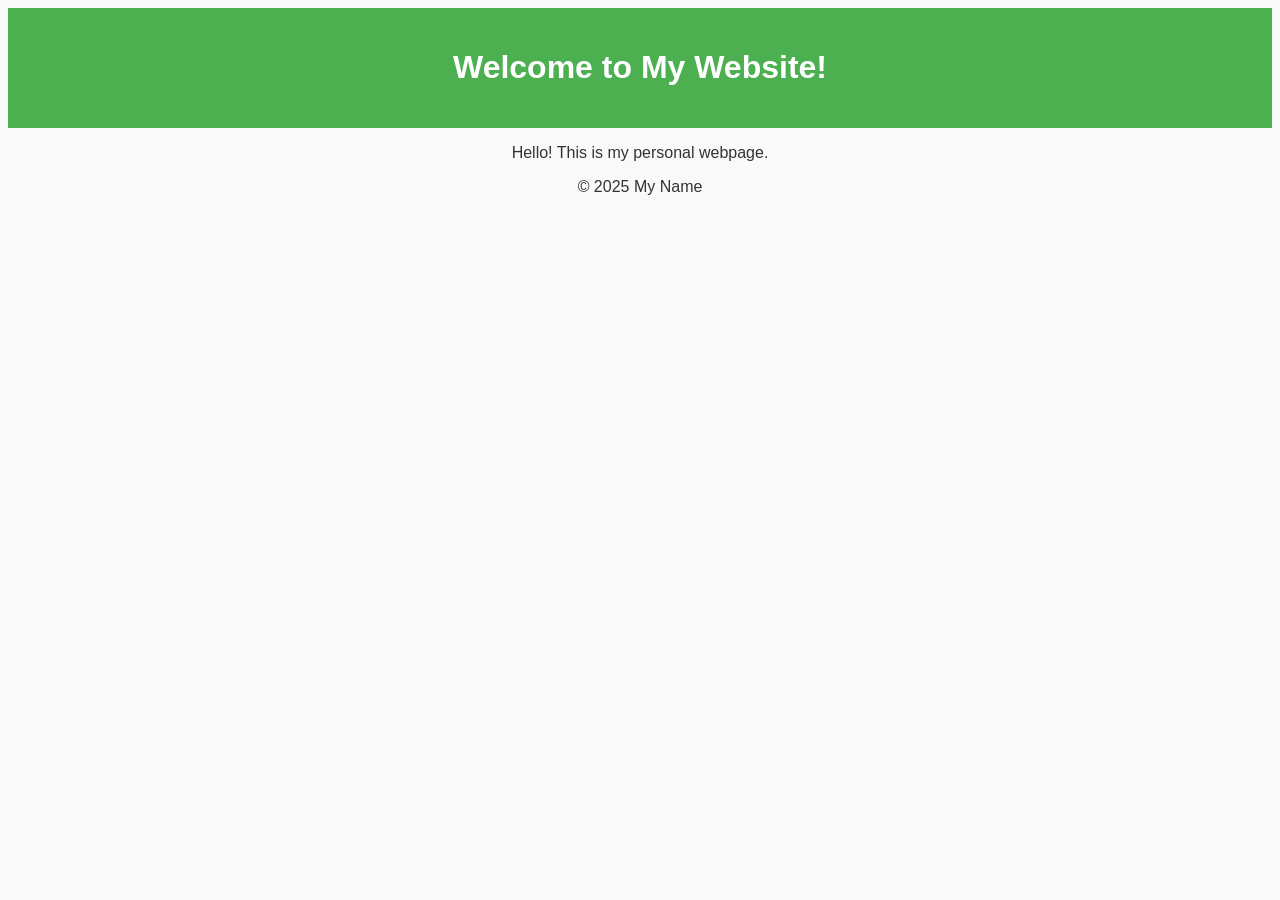
<file: index.html>
<!DOCTYPE html>
<html lang="en">
<head>
    <meta charset="UTF-8">
    <title>My Personal Website</title>
    <link rel="stylesheet" href="style.css">
</head>
<body>
    <header>
        <h1>Welcome to My Website!</h1>
    </header>

    <main>
        <p>Hello! This is my personal webpage.</p>
    </main>

    <footer>
        <p>© 2025 My Name</p>
    </footer>
</body>
</html>
</file>
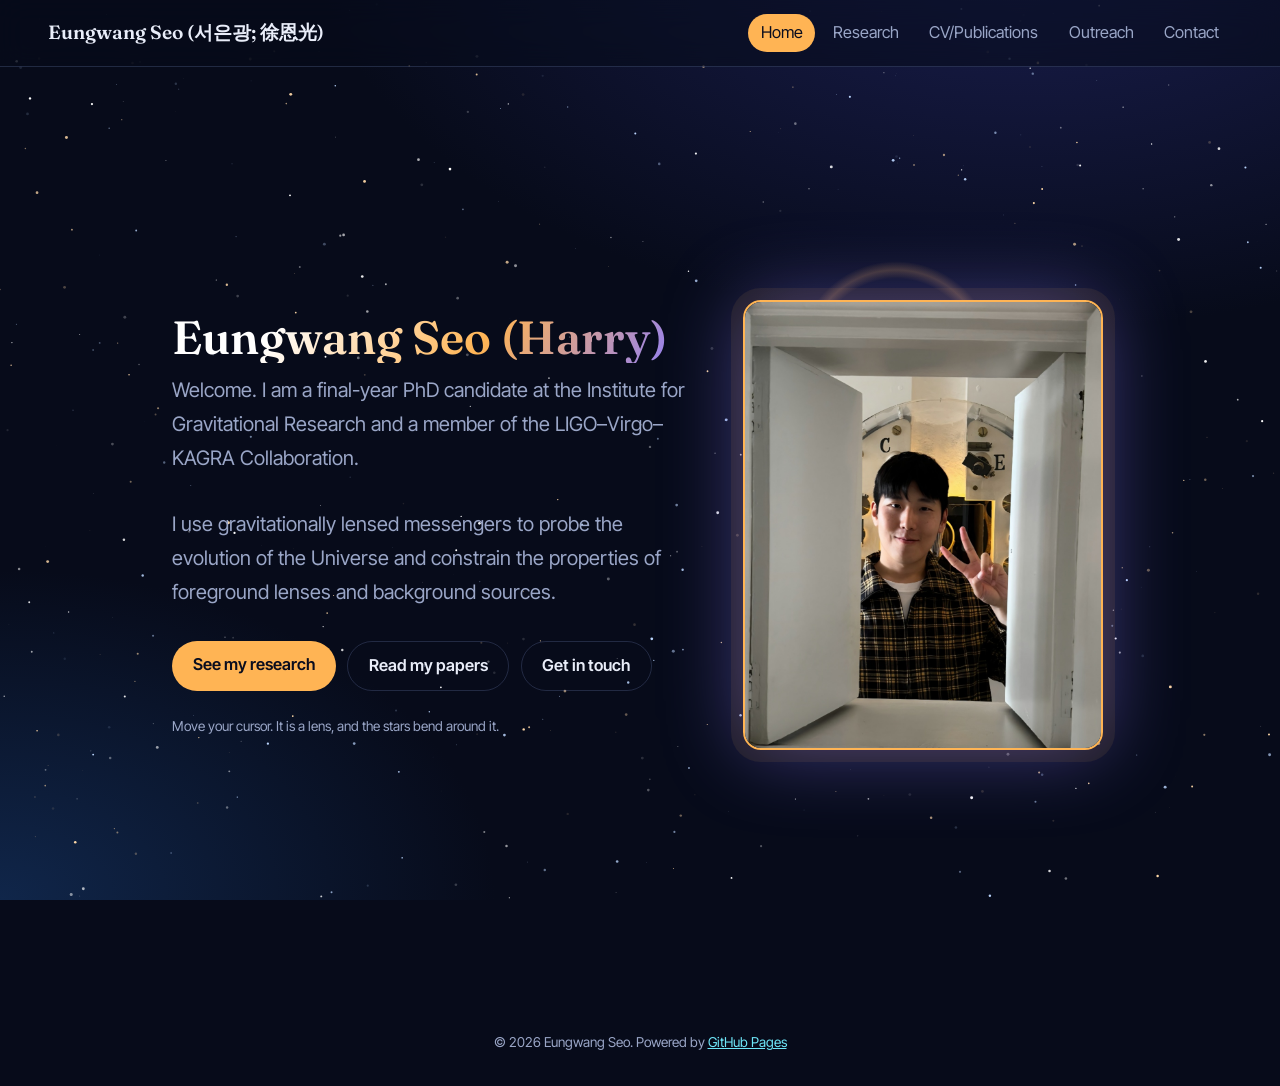
<file: docs/index.html>
<!DOCTYPE html><html lang="en"><head><meta charset="UTF-8"><meta name="viewport" content="width=device-width,initial-scale=1"><title>Welcome home | Eungwang Seo </title>
<link rel="preconnect" href="https://fonts.googleapis.com"><link rel="stylesheet" href="https://fonts.googleapis.com/css2?family=Fraunces:wght@600&family=Inter+Tight:wght@400;600&display=swap"><link rel="stylesheet" href="style.css"></head>
<body data-lens="pointer"><main>
<section class="hero">
  <div><h1 style="font-size: 2.85em;">Eungwang Seo (Harry)</h1>
    <p class="lead">Welcome. I am a final-year PhD candidate at the Institute for Gravitational Research and a member of the LIGO–Virgo–KAGRA Collaboration.</p> 
    <p class="lead">I use gravitationally lensed messengers to probe the evolution of the Universe and constrain the properties of foreground lenses and background sources.</p>
  <div class="btns"><a class="btn" href="research.html">See my research</a><a class="btn ghost" href="publications.html">Read my papers</a><a class="btn ghost" href="contact.html">Get in touch</a></div>
    <p class="hint">Move your cursor. It is a lens, and the stars bend around it.</p></div>
  <img class="photo" src="profile_photo.jpg" alt="Eungwang Seo"></section>
</main><script src="script.js"></script></body></html>
</file>
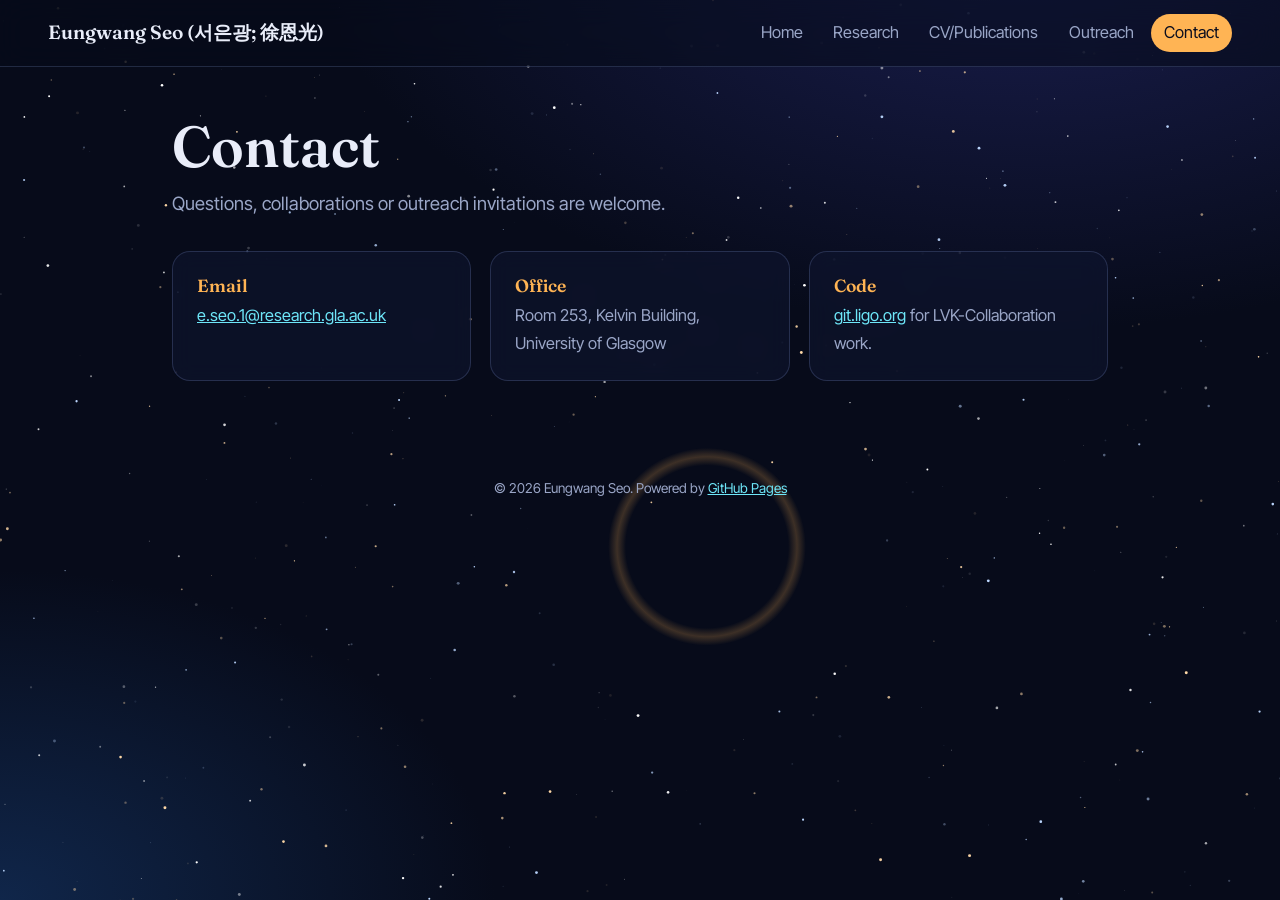
<file: docs/contact.html>
<!DOCTYPE html><html lang="en"><head><meta charset="UTF-8"><meta name="viewport" content="width=device-width,initial-scale=1"><title>Contact | Eungwang Seo</title>
<link rel="preconnect" href="https://fonts.googleapis.com"><link rel="stylesheet" href="https://fonts.googleapis.com/css2?family=Fraunces:wght@600&family=Inter+Tight:wght@400;600&display=swap"><link rel="stylesheet" href="style.css"></head>
<body ><main>
<h1>Contact</h1><p class="lead">Questions, collaborations or outreach invitations are welcome.</p>
  <div class="grid">
    <div class="card"><h3>Email</h3>
    <p><a href="mailto:e.seo.1@research.gla.ac.uk">e.seo.1@research.gla.ac.uk</a></p></div>
    <div class="card"><h3>Office</h3><p>Room 253, Kelvin Building, University of Glasgow</p></div>
    <div class="card"><h3>Code</h3><p><a href="https://git.ligo.org/eungwang.seo" target="_blank" rel="noopener">git.ligo.org</a> for LVK-Collaboration work.</p></div>
  </div>
</main><script src="script.js"></script></body></html>


<!--<div class="card"><h3>Code</h3><p><a href="https://github.com/Eungwang-astro" target="_blank" rel="noopener">GitHub</a> for public repositories, <a href="https://git.ligo.org/eungwang.seo" target="_blank" rel="noopener">git.ligo.org</a> for LVK-internal work.</p></div></div>-->
</file>
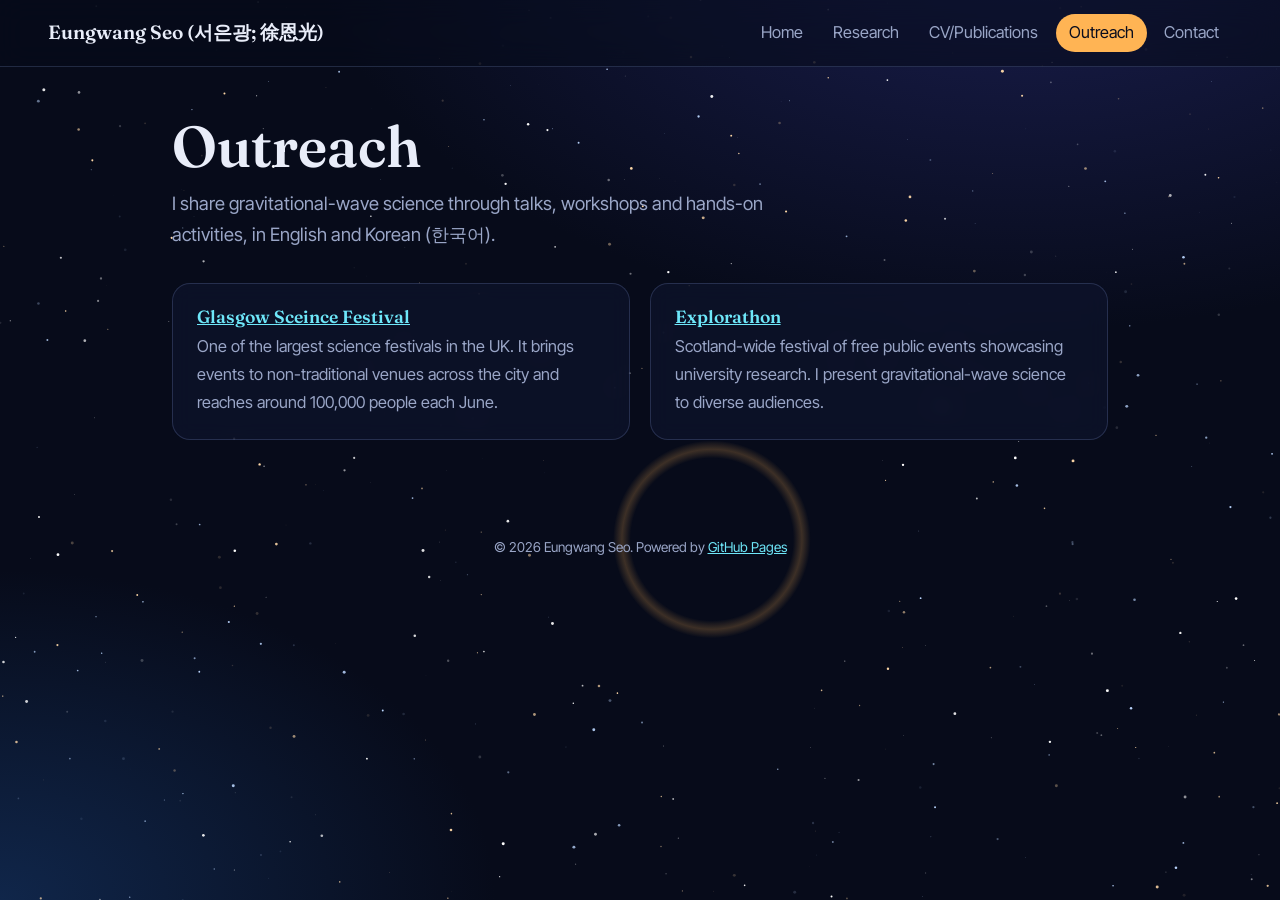
<file: docs/outreach.html>
<!DOCTYPE html><html lang="en"><head><meta charset="UTF-8"><meta name="viewport" content="width=device-width,initial-scale=1"><title>Outreach | Eungwang Seo</title>
<link rel="preconnect" href="https://fonts.googleapis.com"><link rel="stylesheet" href="https://fonts.googleapis.com/css2?family=Fraunces:wght@600&family=Inter+Tight:wght@400;600&display=swap"><link rel="stylesheet" href="style.css"></head>
<body ><main>
<h1>Outreach</h1><p class="lead">I share gravitational-wave science through talks, workshops and hands-on activities, in English and Korean (한국어).</p><div class="grid"><div class="card"><h3><a href=https://www.gla.ac.uk/events/sciencefestival/ target="_blank" rel="noopener noreferrer">Glasgow Sceince Festival</a></h3><p>One of the largest science festivals in the UK. It brings events to non-traditional venues across the city and reaches around 100,000 people each June.</p></div><div class="card"><h3><a href=https://www.gla.ac.uk/myglasgow/publicengagement/explorathon%202025/ target="_blank" rel="noopener noreferrer">Explorathon</a></h3><p>Scotland-wide festival of free public events showcasing university research. I present gravitational-wave science to diverse audiences.</p></div></div>
</main><script src="script.js"></script></body></html>
</file>
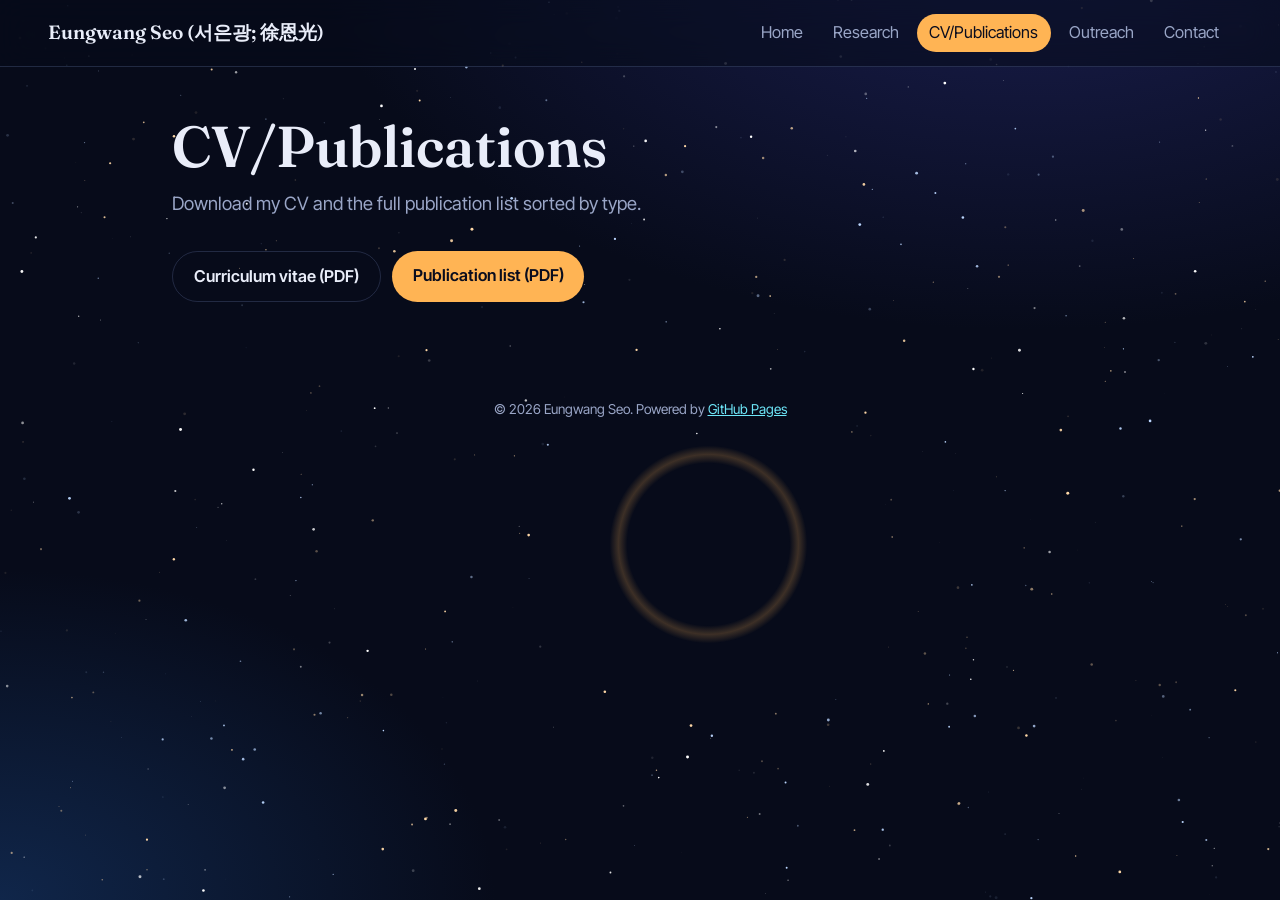
<file: docs/publications.html>
<!DOCTYPE html><html lang="en"><head><meta charset="UTF-8"><meta name="viewport" content="width=device-width,initial-scale=1"><title>Publications | Eungwang Seo</title>
<link rel="preconnect" href="https://fonts.googleapis.com"><link rel="stylesheet" href="https://fonts.googleapis.com/css2?family=Fraunces:wght@600&family=Inter+Tight:wght@400;600&display=swap"><link rel="stylesheet" href="style.css"></head>
<body ><main>
<h1>CV/Publications </h1><p class="lead">Download my CV and the full publication list sorted by type.</p>
  <div class="btns">
    <a class="btn ghost"
     href="https://github.com/Eungwang-astro/seo.github.io/tree/main/docs/Curriculum_Vitae_2026.pdf"
     download="Curriculum_Vitae_2026.pdf">
    Curriculum vitae (PDF)
    </a>
    
    <a class="btn"
       href="https://github.com/Eungwang-astro/seo.github.io/tree/main/docs/Curriculum_Vitae_2026.pdfPublication_list_by_type_2026.pdf"
       download="Publication_list_by_type_2026.pdf">
      Publication list (PDF)
    </a>
  </div>
</main><script src="script.js"></script></body></html>
</file>
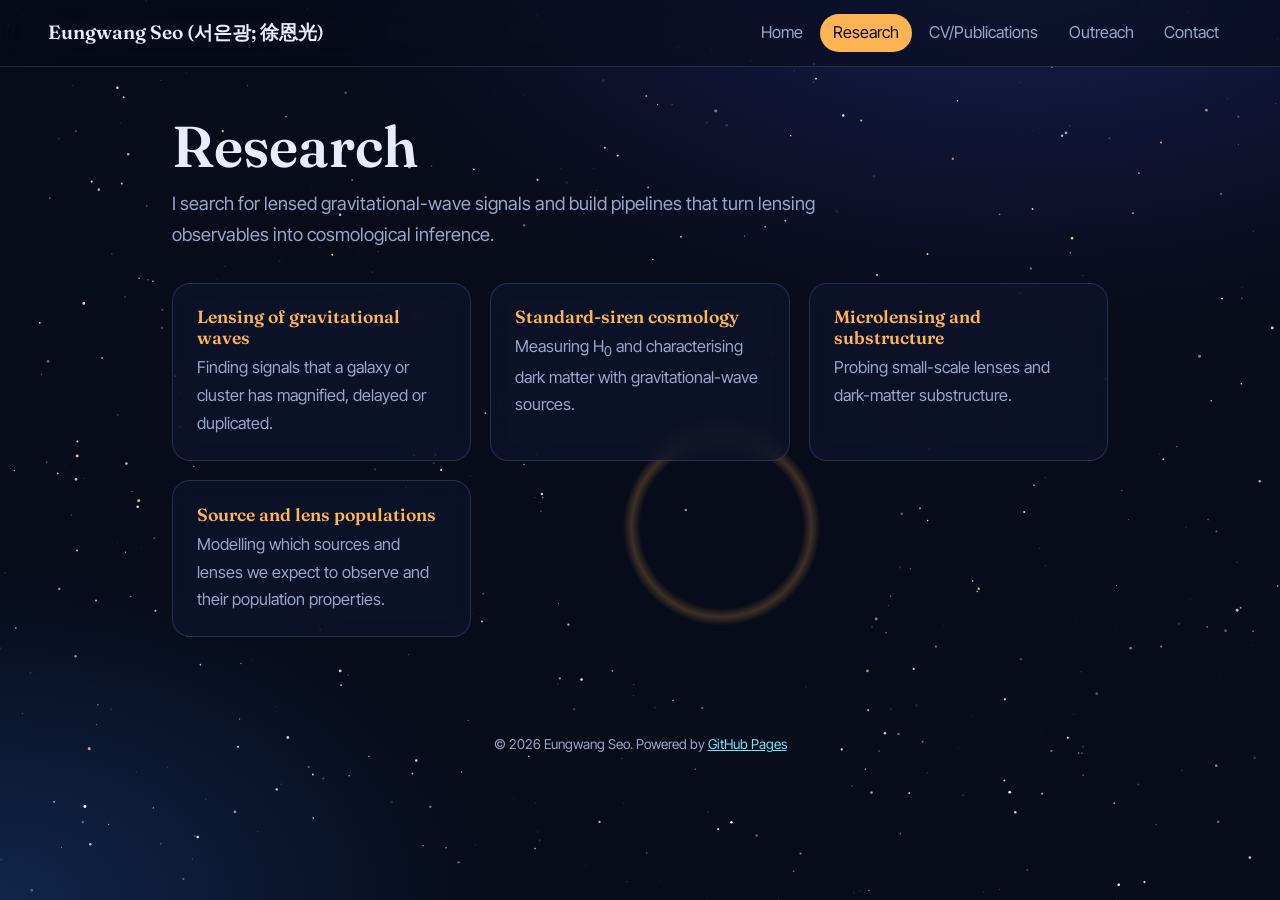
<file: docs/research.html>
<!DOCTYPE html><html lang="en"><head><meta charset="UTF-8"><meta name="viewport" content="width=device-width,initial-scale=1"><title>Research | Eungwang Seo</title>
<link rel="preconnect" href="https://fonts.googleapis.com"><link rel="stylesheet" href="https://fonts.googleapis.com/css2?family=Fraunces:wght@600&family=Inter+Tight:wght@400;600&display=swap"><link rel="stylesheet" href="style.css"></head>
<body ><main>
<h1>Research</h1><p class="lead">I search for lensed gravitational-wave signals and build pipelines that turn lensing observables into cosmological inference.</p>
<div class="grid">
  <div class="card"><h3>Lensing of gravitational waves</h3>
    <p>Finding signals that a galaxy or cluster has magnified, delayed or duplicated.</p></div>
  <div class="card"><h3>Standard-siren cosmology</h3>
    <p>Measuring H<sub>0</sub> and characterising dark matter with gravitational-wave sources.</p></div>
  <div class="card"><h3>Microlensing and substructure</h3>
    <p>Probing small-scale lenses and dark-matter substructure.</p></div>
  <div class="card"><h3>Source and lens populations</h3><p>Modelling which sources and lenses we expect to observe and their population properties.</p></div>
</div>
</main><script src="script.js"></script></body></html>
</file>
<file: style.css>
body {
    font-family: Arial, sans-serif;
    text-align: center;
    background-color: #f9f9f9;
    color: #333;
}

header {
    background-color: #4CAF50;
    color: white;
    padding: 20px 0;
}
</file>
<file: docs/style.css>
:root{--bg:#070b1a;--ink:#e9edf9;--mute:#9aa6c7;--amber:#ffb454;--cyan:#6ee7f9;--violet:#8b7cff;--glass:rgba(16,22,48,.62);--line:rgba(160,180,255,.18)}
*{box-sizing:border-box;margin:0;padding:0}
html{scroll-behavior:smooth}
body{background:radial-gradient(1200px 700px at 80% -10%,#1b1f52 0,transparent 60%),radial-gradient(900px 600px at 0 100%,#10264a 0,transparent 55%),var(--bg);background-attachment:fixed;color:var(--ink);font:400 1.02rem/1.7 "Inter Tight",system-ui,sans-serif;min-height:100vh}
#sky{position:fixed;inset:0;z-index:0;pointer-events:none}
.bar,main,footer{position:relative;z-index:1}
.bar{position:sticky;top:0;display:flex;justify-content:space-between;align-items:center;flex-wrap:wrap;gap:.6rem;padding:.9rem clamp(1rem,4vw,3rem);background:rgba(7,11,26,.55);backdrop-filter:blur(14px);border-bottom:1px solid var(--line);z-index:5}
.brand{font:600 1.2rem Fraunces,serif;color:var(--ink);text-decoration:none}
nav{display:flex;gap:.3rem;flex-wrap:wrap}
nav a{color:var(--mute);text-decoration:none;padding:.3rem .8rem;border-radius:99px;transition:.2s}
nav a:hover{color:var(--ink);background:rgba(139,124,255,.18)}
nav a[aria-current]{color:#0a0d1e;background:var(--amber)}
a:focus-visible{outline:2px solid var(--cyan);outline-offset:3px}
main{max-width:1000px;margin:0 auto;padding:3rem clamp(1rem,4vw,2rem) 4rem}
h1{font:600 clamp(2.2rem,6vw,3.6rem)/1.1 Fraunces,serif;margin-bottom:.6rem}
h2{font:600 1.5rem Fraunces,serif;margin-bottom:.4rem}
h3{font:600 1.1rem Fraunces,serif;color:var(--amber)}
.lead{color:var(--mute);font-size:1.15rem;max-width:60ch;margin-bottom:2rem}
a{color:var(--cyan)}
.hero{min-height:calc(100vh - 5rem);display:grid;grid-template-columns:1.4fr 1fr;gap:3rem;align-items:center}
.hero h1{font-size:clamp(3rem,9vw,6rem);background:linear-gradient(120deg,#fff 20%,var(--amber) 60%,var(--violet));-webkit-background-clip:text;background-clip:text;color:transparent}
.hero .lead{font-size:1.25rem}
.hint{color:var(--mute);font-size:.85rem;margin-top:1.5rem}
.photo{
  justify-self:center;
  width:min(360px,70vw);
  aspect-ratio:4/5;
  border-radius:18px;
  object-fit:cover;
  object-position:center 25%;
  border:2px solid var(--amber);
  box-shadow:0 0 0 12px rgba(255,180,84,.08),0 0 80px rgba(139,124,255,.45)
}
/*
.photo{justify-self:center;width:min(300px,70vw);aspect-ratio:1;border-radius:50%;object-fit:cover;object-position:top;border:2px solid var(--amber);box-shadow:0 0 0 12px rgba(255,180,84,.08),0 0 80px rgba(139,124,255,.45)}
*/
.btns{display:flex;gap:.7rem;flex-wrap:wrap}
.btn{display:inline-block;padding:.65rem 1.3rem;border-radius:99px;text-decoration:none;font-weight:600;background:var(--amber);color:#0a0d1e;transition:transform .2s,box-shadow .2s}
.btn:hover{transform:translateY(-2px);box-shadow:0 8px 30px rgba(255,180,84,.35)}
.btn.ghost{background:transparent;color:var(--ink);border:1px solid var(--line)}
.grid{display:grid;grid-template-columns:repeat(auto-fit,minmax(260px,1fr));gap:1.2rem}
.card{background:var(--glass);border:1px solid var(--line);border-radius:18px;padding:1.4rem 1.5rem;backdrop-filter:blur(10px);transition:border-color .25s,transform .25s}
.card:hover{border-color:var(--violet);transform:translateY(-3px)}
.card p{color:var(--mute);margin-top:.4rem}
.stack>*+*{margin-top:1.2rem}
footer{text-align:center;color:var(--mute);font-size:.85rem;padding:2rem 1rem}
@media(max-width:800px){.hero{grid-template-columns:1fr;text-align:center;padding-top:2rem}.btns{justify-content:center}.photo{order:-1;width:200px}}
@media(prefers-reduced-motion:reduce){*{transition:none!important}html{scroll-behavior:auto}}
</file>
